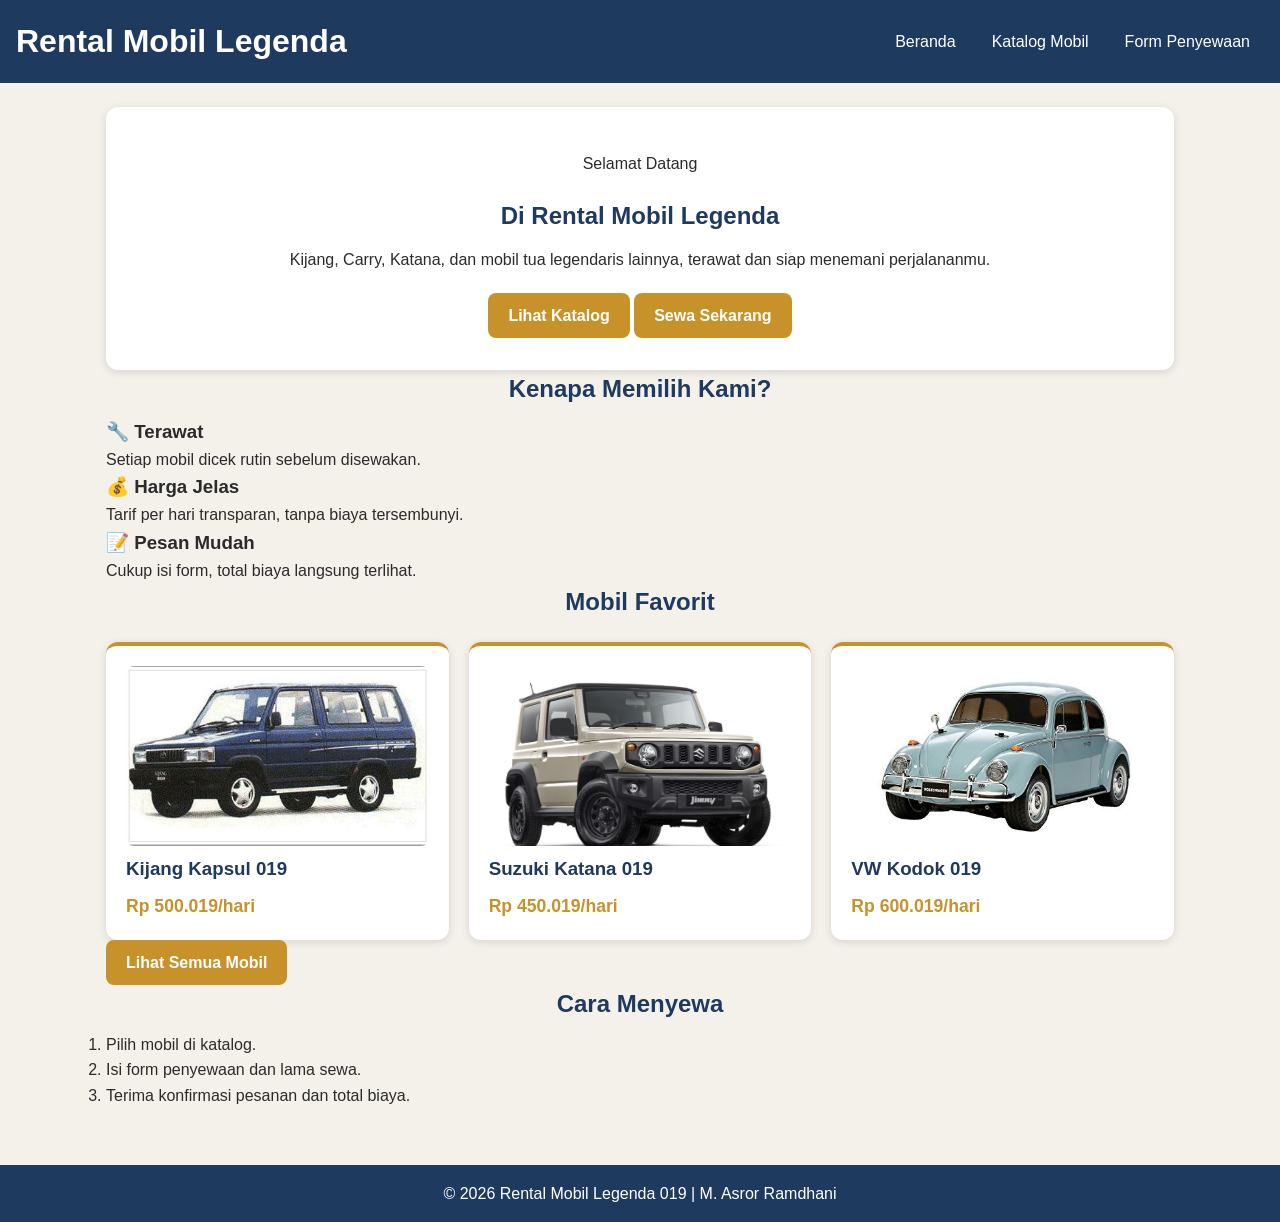
<file: rental-mobil-019/index.html>
<!DOCTYPE html>
<html lang="id">
<head>
  <meta charset="UTF-8">
  <meta name="viewport" content="width=device-width, initial-scale=1.0">
  <title>Beranda | Rental Mobil Legenda 019</title>
  <link rel="stylesheet" href="style.css">
</head>
<body>

  <header>
    <h1>Rental Mobil Legenda</h1>
    <nav>
      <ul>
        <li><a href="index.html">Beranda</a></li>
        <li><a href="katalog_019.html">Katalog Mobil</a></li>
        <li><a href="form_sewa_019.html">Form Penyewaan</a></li>
      </ul>
    </nav>
  </header>

  <main>
  <section class="hero">
    <p class="sapaan">Selamat Datang</p>
    <h2>Di Rental Mobil Legenda</h2>
    <p>Kijang, Carry, Katana, dan mobil tua legendaris lainnya, terawat dan siap menemani perjalananmu.</p>
    <div class="hero-aksi">
      <a href="katalog_019.html" class="tombol">Lihat Katalog</a>
      <a href="form_sewa_019.html" class="tombol tombol-garis">Sewa Sekarang</a>
    </div>
  </section>

  <section>
    <h2 class="judul-seksi">Kenapa Memilih Kami?</h2>
    <div class="keunggulan">
      <article class="kotak">
        <h3>🔧 Terawat</h3>
        <p>Setiap mobil dicek rutin sebelum disewakan.</p>
      </article>
      <article class="kotak">
        <h3>💰 Harga Jelas</h3>
        <p>Tarif per hari transparan, tanpa biaya tersembunyi.</p>
      </article>
      <article class="kotak">
        <h3>📝 Pesan Mudah</h3>
        <p>Cukup isi form, total biaya langsung terlihat.</p>
      </article>
    </div>
  </section>

  <section>
    <h2 class="judul-seksi">Mobil Favorit</h2>
    <div class="daftar-mobil">
      <article class="kartu-mobil">
        <img src="gambar/kijang.jpg" alt="Toyota Kijang Kapsul">
        <h3>Kijang Kapsul 019</h3>
        <p class="harga">Rp 500.019/hari</p>
      </article>
      <article class="kartu-mobil">
        <img src="gambar/katana.jpg" alt="Suzuki Katana">
        <h3>Suzuki Katana 019</h3>
        <p class="harga">Rp 450.019/hari</p>
      </article>
      <article class="kartu-mobil">
        <img src="gambar/kodok.jpg" alt="Volkswagen Kodok">
        <h3>VW Kodok 019</h3>
        <p class="harga">Rp 600.019/hari</p>
      </article>
    </div>
    <p class="tengah"><a href="katalog_019.html" class="tombol">Lihat Semua Mobil</a></p>
  </section>

  <section>
    <h2 class="judul-seksi">Cara Menyewa</h2>
    <ol class="langkah">
      <li>Pilih mobil di katalog.</li>
      <li>Isi form penyewaan dan lama sewa.</li>
      <li>Terima konfirmasi pesanan dan total biaya.</li>
    </ol>
  </section>
</main>

  <footer>
    <p>&copy; 2026 Rental Mobil Legenda 019 | M. Asror Ramdhani</p>
  </footer>

</body>
</html>
</file>
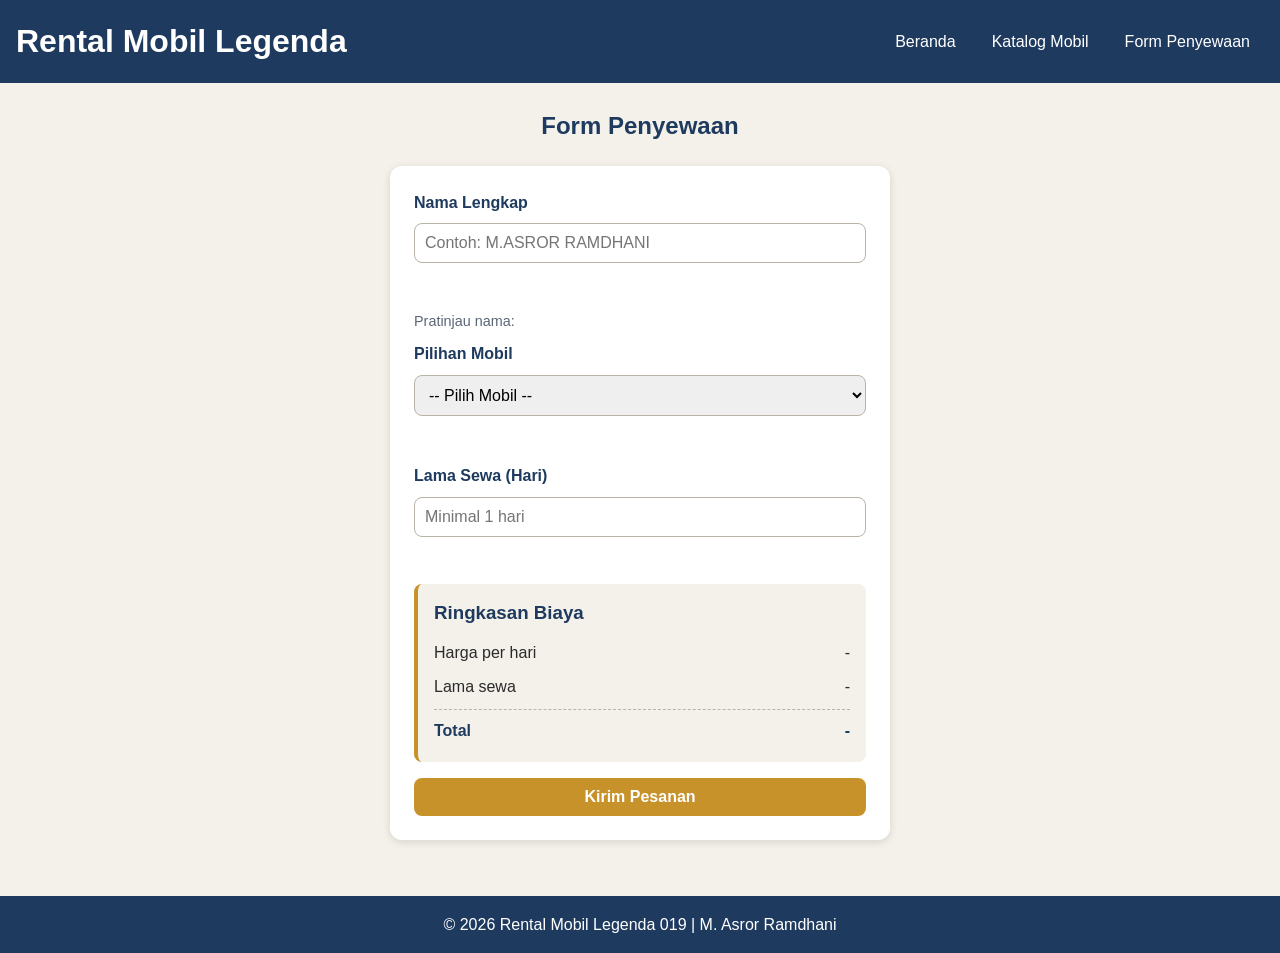
<file: rental-mobil-019/form_sewa_019.html>
<!DOCTYPE html>
<html lang="id">
<head>
  <meta charset="UTF-8">
  <meta name="viewport" content="width=device-width, initial-scale=1.0">
  <title>Form Penyewaan | Rental Mobil Legenda 019</title>
  <link rel="stylesheet" href="style.css">
</head>
<body>

  <header>
    <h1>Rental Mobil Legenda</h1>
    <nav>
      <ul>
        <li><a href="index.html">Beranda</a></li>
        <li><a href="katalog_019.html">Katalog Mobil</a></li>
        <li><a href="form_sewa_019.html">Form Penyewaan</a></li>
      </ul>
    </nav>
  </header>

  <main>
    <section>
      <h2>Form Penyewaan</h2>

      <form id="form-sewa" action="#" method="post" novalidate>

        <label for="nama">Nama Lengkap</label>
        <input type="text" id="nama" name="nama" placeholder="Contoh: M.ASROR RAMDHANI" required>

        <label for="mobil">Pilihan Mobil</label>
        <select id="mobil" name="mobil" required>
          <option value="">-- Pilih Mobil --</option>
          <option value="Kijang Kapsul 019">Kijang Kapsul 019 - Rp 500.019/hari</option>
          <option value="Suzuki Carry 019">Suzuki Carry 019 - Rp 350.019/hari</option>
          <option value="Suzuki Katana 019">Suzuki Katana 019 - Rp 450.019/hari</option>
          <option value="Toyota Corolla DX 019">Toyota Corolla DX 019 - Rp 400.019/hari</option>
          <option value="Daihatsu Taft 019">Daihatsu Taft 019 - Rp 550.019/hari</option>
          <option value="VW Kodok 019">VW Kodok 019 - Rp 600.019/hari</option>
        </select>

        <label for="lama">Lama Sewa (Hari)</label>
        <input type="number" id="lama" name="lama" min="1" placeholder="Minimal 1 hari" required>

        <div id="pesan" class="pesan" aria-live="polite"></div>

        <button type="submit">Kirim Pesanan</button>

      </form>
    </section>
  </main>

  <footer>
    <p>&copy; 2026 Rental Mobil Legenda 019 | M. Asror Ramdhani</p>
  </footer>

  <script src="script.js"></script>
</body>
</html>
</file>
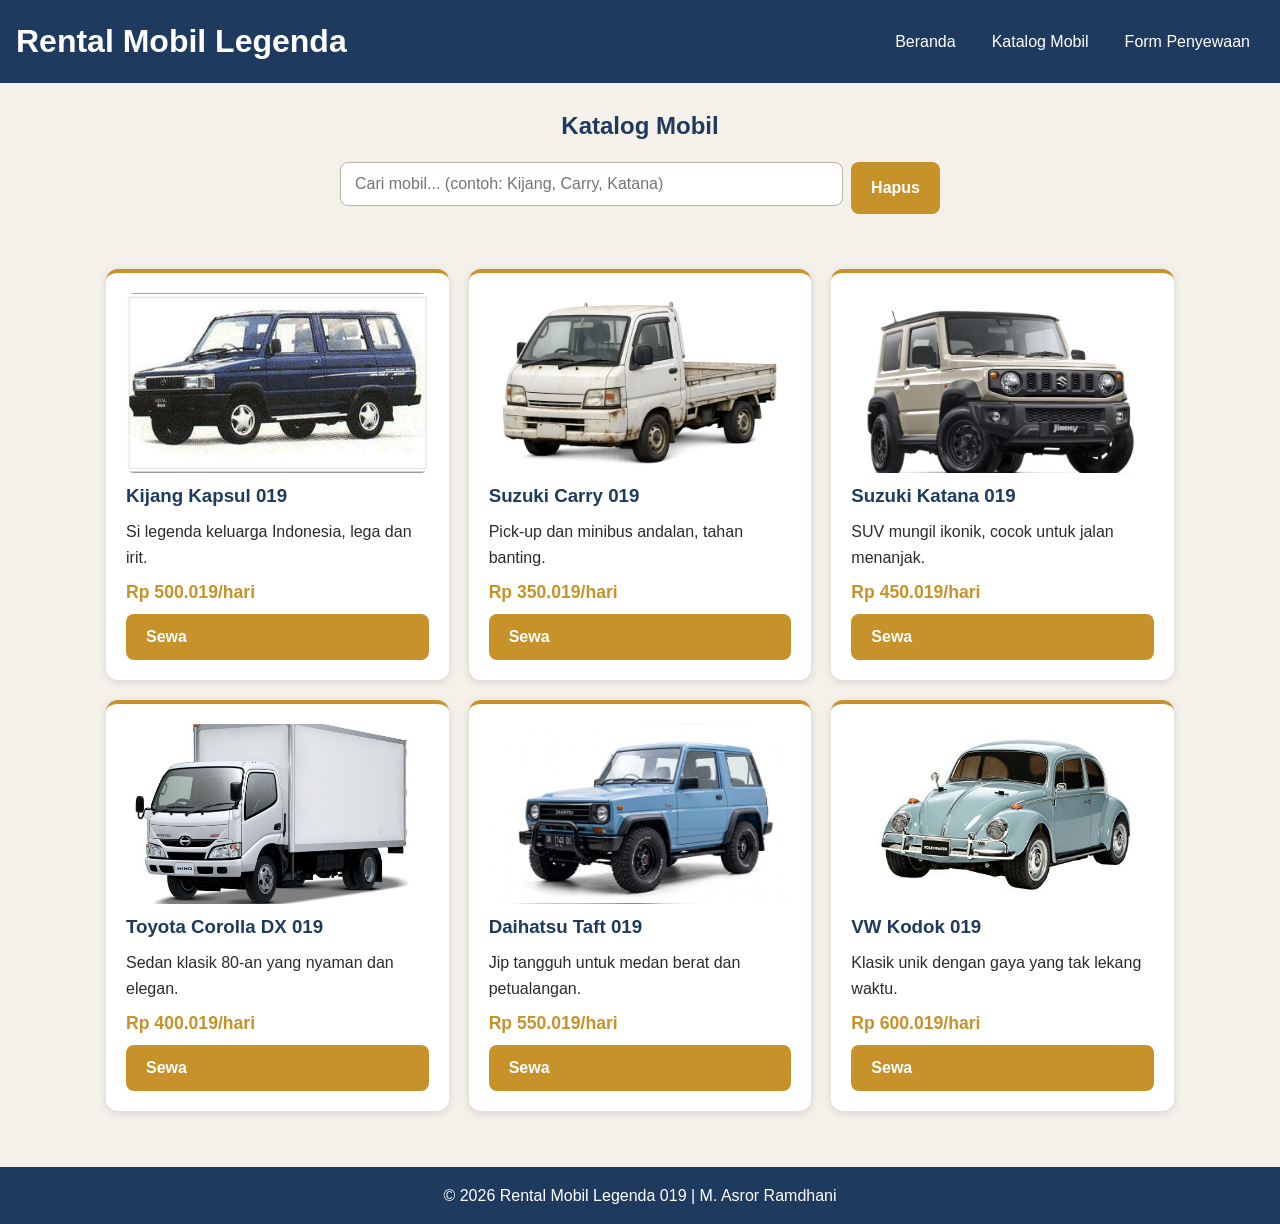
<file: rental-mobil-019/katalog_019.html>
<!DOCTYPE html>
<html lang="id">
<head>
  <meta charset="UTF-8">
  <meta name="viewport" content="width=device-width, initial-scale=1.0">
  <title>Katalog Mobil | Rental Mobil Legenda 019</title>
  <link rel="stylesheet" href="style.css">
</head>
<script src="script.js"></script>
<body>

  <header>
    <h1>Rental Mobil Legenda</h1>
    <nav>
      <ul>
        <li><a href="index.html">Beranda</a></li>
        <li><a href="katalog_019.html">Katalog Mobil</a></li>
        <li><a href="form_sewa_019.html">Form Penyewaan</a></li>
      </ul>
    </nav>
  </header>

  <main>
    <section>
      <h2>Katalog Mobil</h2>

      <div class="daftar-mobil">

        <article class="kartu-mobil">
          <img src="gambar/kijang.jpg" alt="Toyota Kijang Kapsul">
          <h3>Kijang Kapsul 019</h3>
          <p>Si legenda keluarga Indonesia, lega dan irit.</p>
          <p class="harga">Rp 500.019/hari</p>
        </article>

        <article class="kartu-mobil">
          <img src="gambar/carry.jpg" alt="Suzuki Carry">
          <h3>Suzuki Carry 019</h3>
          <p>Pick-up dan minibus andalan, tahan banting.</p>
          <p class="harga">Rp 350.019/hari</p>
        </article>

        <article class="kartu-mobil">
          <img src="gambar/katana.jpg" alt="Suzuki Katana">
          <h3>Suzuki Katana 019</h3>
          <p>SUV mungil ikonik, cocok untuk jalan menanjak.</p>
          <p class="harga">Rp 450.019/hari</p>
        </article>

        <article class="kartu-mobil">
          <img src="gambar/corolla.jpg" alt="Toyota Corolla DX">
          <h3>Toyota Corolla DX 019</h3>
          <p>Sedan klasik 80-an yang nyaman dan elegan.</p>
          <p class="harga">Rp 400.019/hari</p>
        </article>

        <article class="kartu-mobil">
          <img src="gambar/taft.jpg" alt="Daihatsu Taft">
          <h3>Daihatsu Taft 019</h3>
          <p>Jip tangguh untuk medan berat dan petualangan.</p>
          <p class="harga">Rp 550.019/hari</p>
        </article>

        <article class="kartu-mobil">
          <img src="gambar/kodok.jpg" alt="Volkswagen Kodok">
          <h3>VW Kodok 019</h3>
          <p>Klasik unik dengan gaya yang tak lekang waktu.</p>
          <p class="harga">Rp 600.019/hari</p>
        </article>

      </div>
    </section>
  </main>

  <footer>
    <p>&copy; 2026 Rental Mobil Legenda 019 | M. Asror Ramdhani</p>
  </footer>

</body>
</html>
</file>
<file: rental-mobil-019/style.css>
/* ===== Pengaturan dasar ===== */
* {
  margin: 0;
  padding: 0;
  box-sizing: border-box;
}

body {
  font-family: "Segoe UI", Arial, sans-serif;
  background-color: #f4f1ea;
  color: #2b2b2b;
  line-height: 1.6;
}

main {
  padding: 24px 16px;
  max-width: 1100px;
  margin: 0 auto;
}

main h2 {
  color: #1f3a5f;
  text-align: center;
  margin-bottom: 8px;
}

/* ===== Header dan menu ===== */
header {
  background-color: #1f3a5f;
  color: #ffffff;
  padding: 16px;
  display: flex;
  flex-direction: column;
  align-items: center;
  gap: 12px;
}

nav ul {
  list-style: none;
  display: flex;
  flex-wrap: wrap;
  justify-content: center;
  gap: 8px;
}

nav a {
  color: #ffffff;
  text-decoration: none;
  padding: 8px 14px;
  border-radius: 6px;
}

nav a:hover {
  background-color: #c8922b;
}

/* ===== Footer ===== */
footer {
  background-color: #1f3a5f;
  color: #ffffff;
  text-align: center;
  padding: 16px;
  margin-top: 32px;
}

/* ===== Tombol ===== */
.tombol,
button {
  display: inline-block;
  background-color: #c8922b;
  color: #ffffff;
  border: none;
  padding: 10px 20px;
  border-radius: 8px;
  font-size: 1rem;
  font-weight: 600;
  text-decoration: none;
  cursor: pointer;
}

.tombol:hover,
button:hover {
  background-color: #a97a20;
}

/* ===== Beranda ===== */
.hero {
  background-color: #ffffff;
  border-radius: 12px;
  padding: 32px 20px;
  text-align: center;
  box-shadow: 0 2px 8px rgba(0, 0, 0, 0.12);
}

.hero p {
  margin: 12px 0 20px;
}

/* ===== Daftar mobil: Mobile-First (default 1 kolom) ===== */
.daftar-mobil {
  display: grid;
  grid-template-columns: 1fr;
  gap: 20px;
  margin-top: 20px;
}

.kartu-mobil {
  background-color: #ffffff;
  border-top: 4px solid #c8922b;
  border-radius: 12px;
  padding: 20px;
  box-shadow: 0 2px 8px rgba(0, 0, 0, 0.12);
  display: flex;
  flex-direction: column;
  gap: 8px;
}

.kartu-mobil img {
  width: 100%;
  height: 180px;
  object-fit: cover;
  border-radius: 8px;
  background-color: #e5e0d3;
}

.kartu-mobil h3 {
  color: #1f3a5f;
}

.harga {
  font-weight: 700;
  font-size: 1.1rem;
  color: #c8922b;
}

/* ===== Form ===== */
form {
  background-color: #ffffff;
  max-width: 500px;
  margin: 20px auto 0;
  padding: 24px;
  border-radius: 12px;
  box-shadow: 0 2px 8px rgba(0, 0, 0, 0.12);
  display: flex;
  flex-direction: column;
  gap: 8px;
}

label {
  font-weight: 600;
  color: #1f3a5f;
}

input,
select {
  padding: 10px;
  border: 1px solid #b9b3a3;
  border-radius: 8px;
  font-size: 1rem;
  margin-bottom: 8px;
}

input:focus,
select:focus {
  outline: 2px solid #c8922b;
}

/* ===== Pesan error / sukses (diisi JavaScript) ===== */
.pesan {
  padding: 0;
  border-radius: 8px;
  font-weight: 600;
}

.pesan.error {
  background-color: #fdecea;
  color: #b3261e;
  border: 1px solid #b3261e;
  padding: 10px;
}

.pesan.sukses {
  background-color: #e6f4ea;
  color: #1e6b34;
  border: 1px solid #1e6b34;
  padding: 10px;
}

/* ===== Layar PC/Desktop: 3 kolom ===== */
/* ===== Layar PC/Desktop: 3 kolom ===== */
@media (min-width: 768px) {
  .daftar-mobil {
    grid-template-columns: repeat(3, 1fr);
  }

  header {
    flex-direction: row;
    justify-content: space-between;
  }

  .keunggulan {
    grid-template-columns: repeat(3, 1fr);
  }
}
</file>
